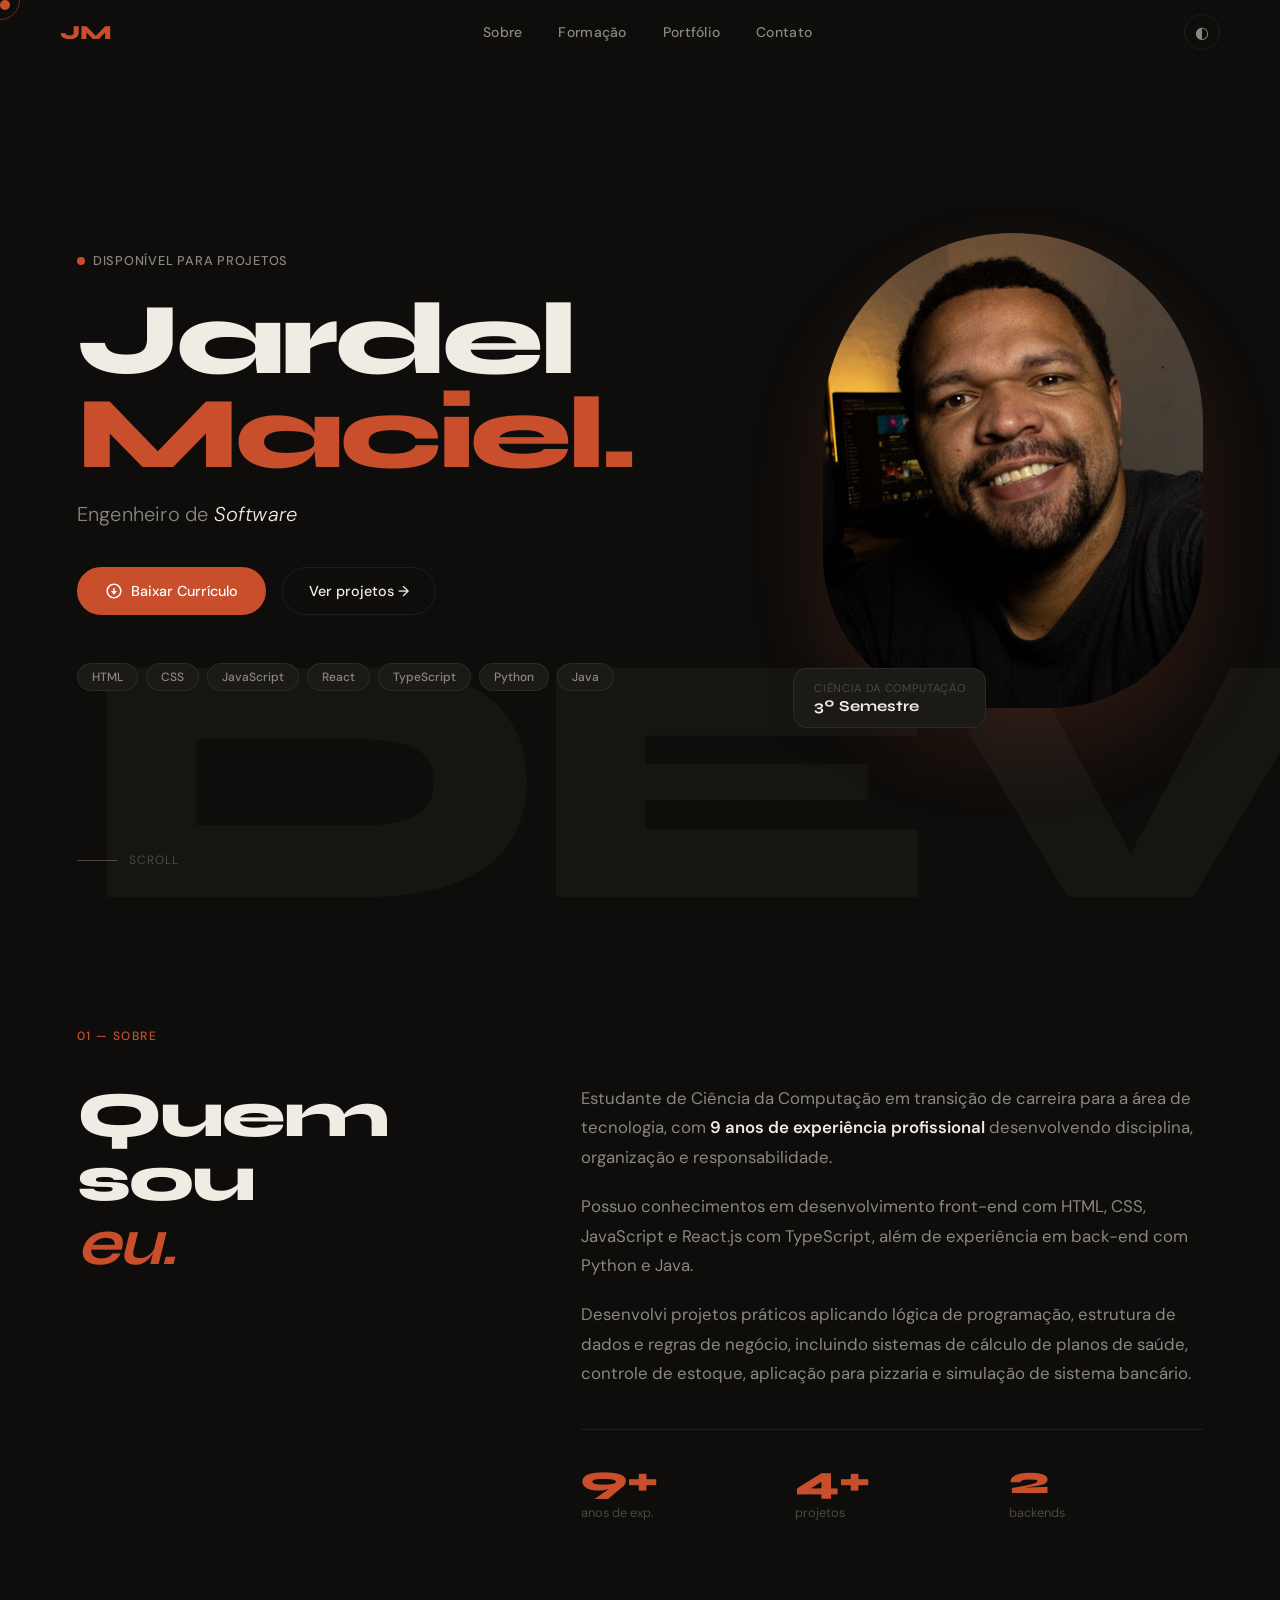
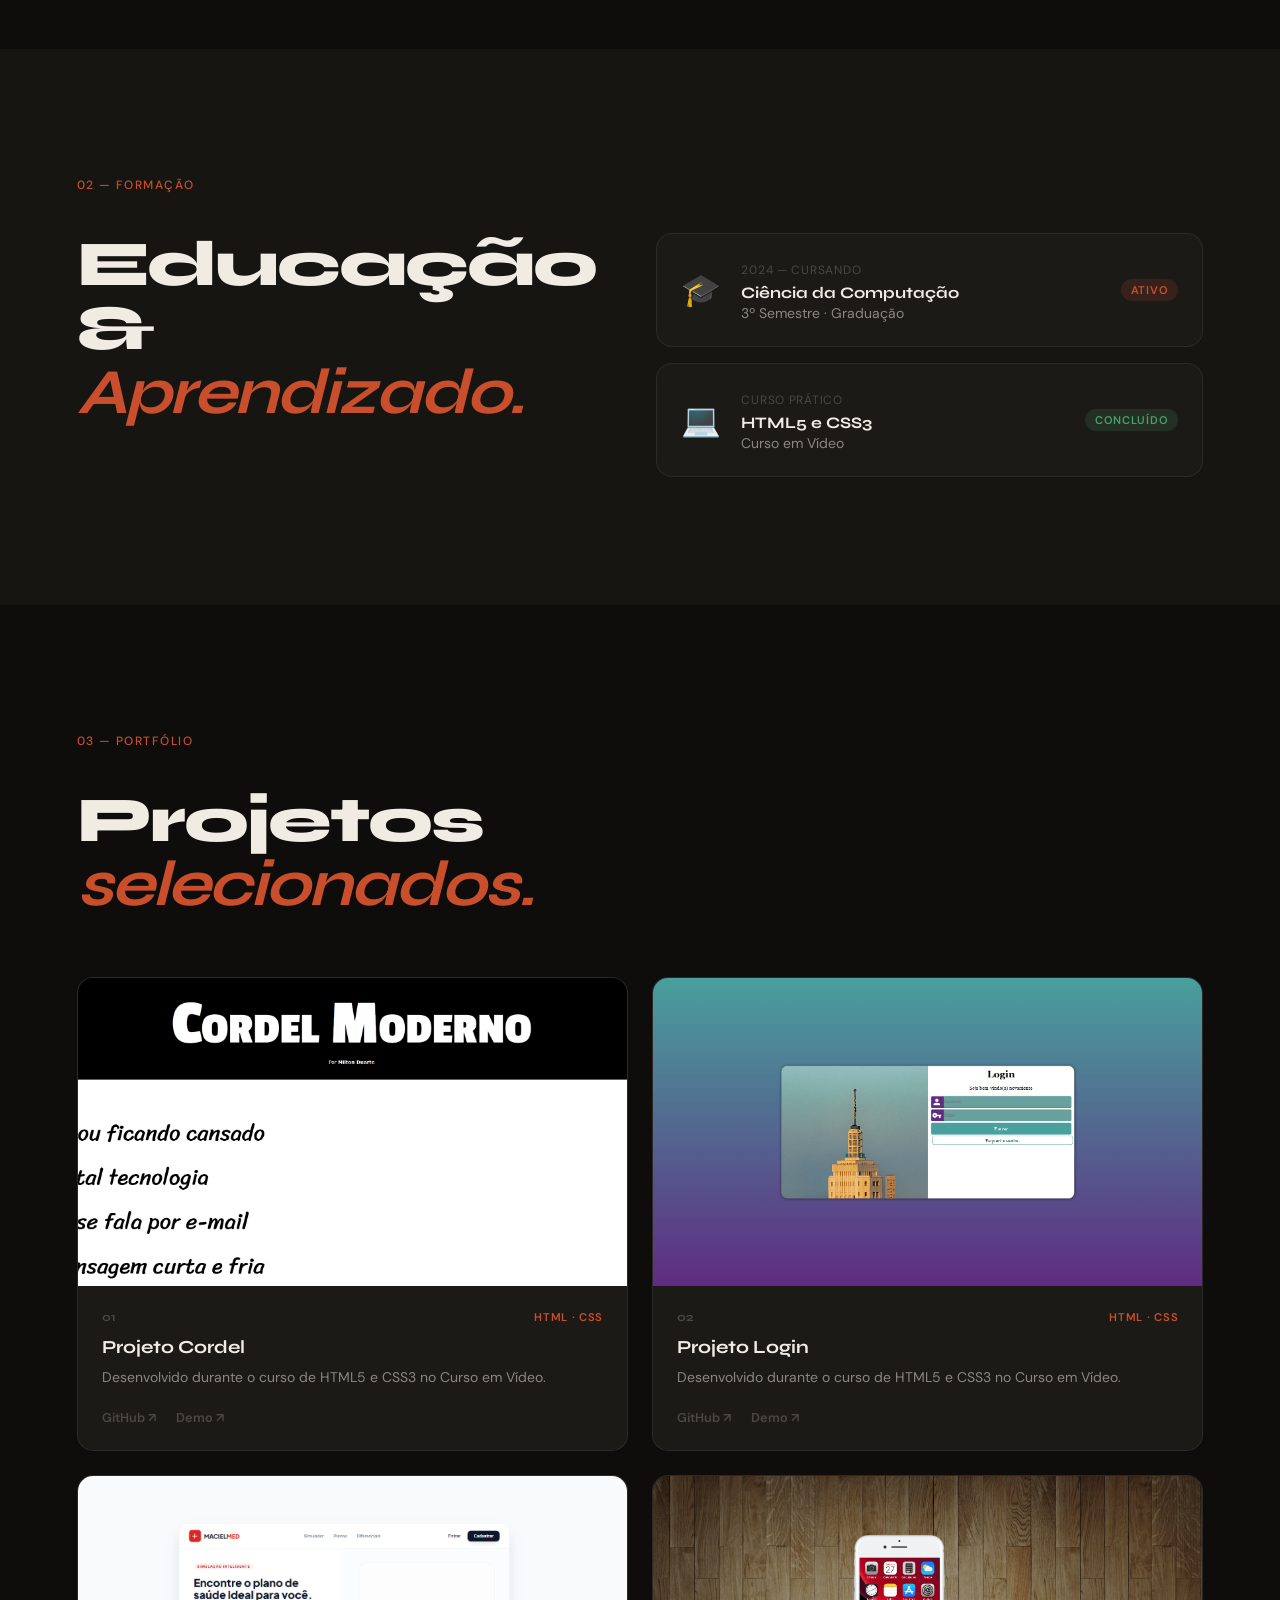
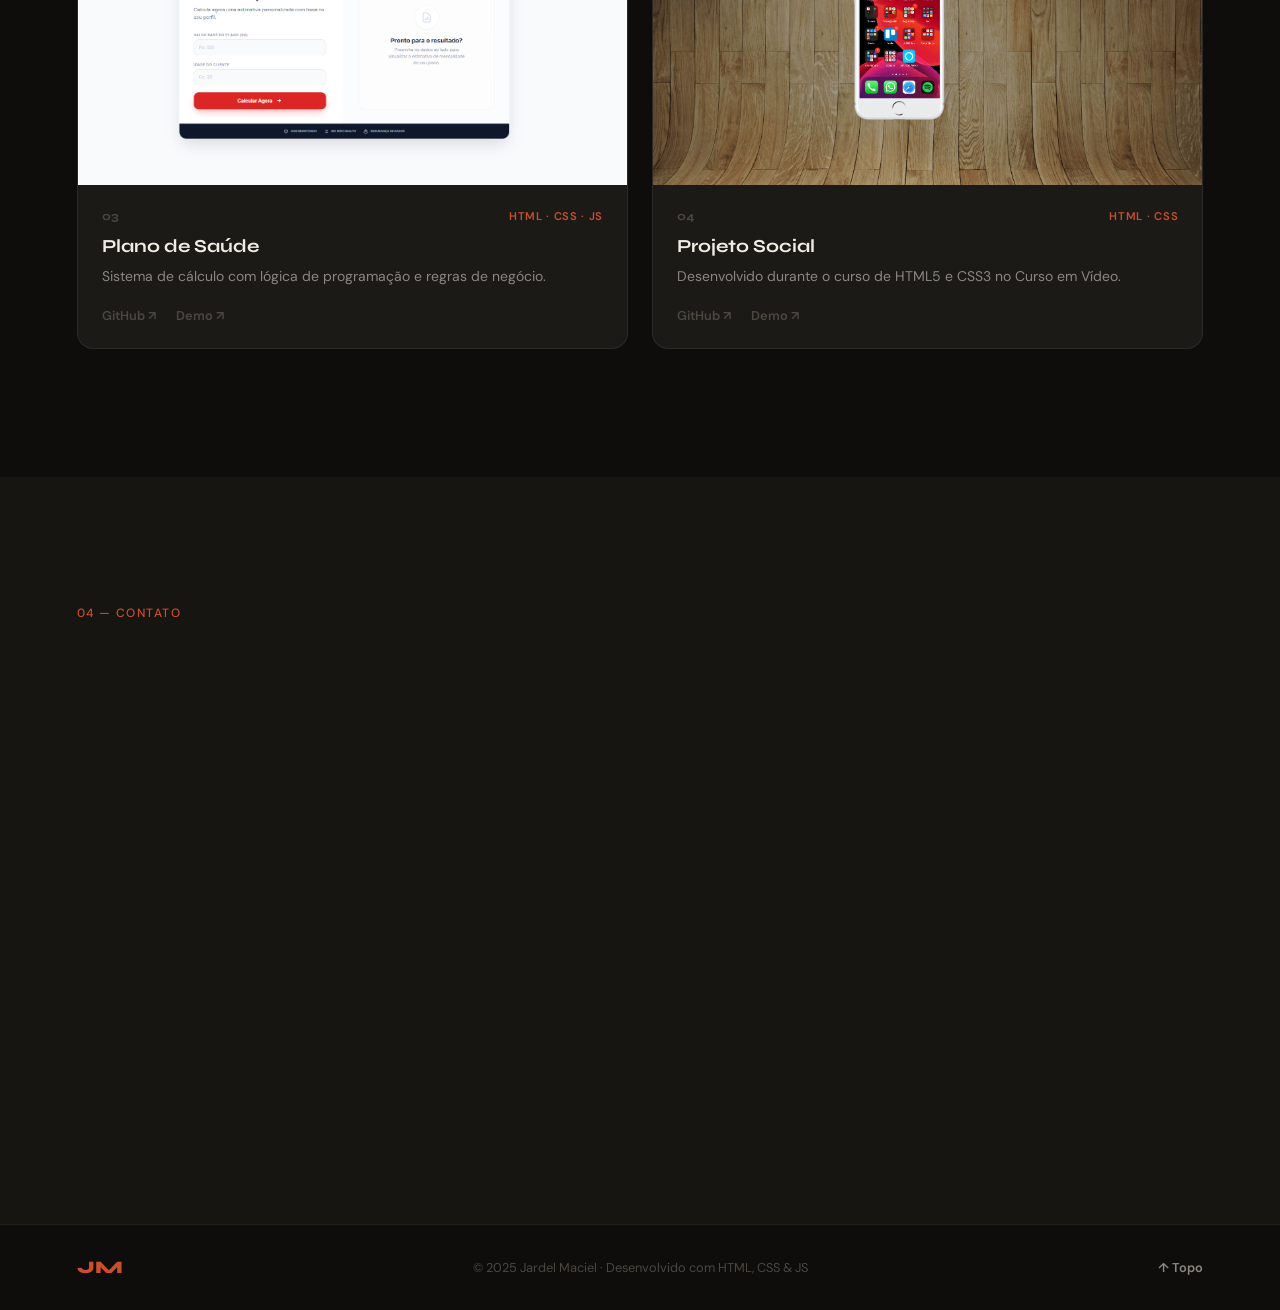
<file: index.html>
<!doctype html>
<html lang="pt-br">
  <head>
    <meta charset="UTF-8" />
    <meta name="viewport" content="width=device-width, initial-scale=1.0" />
    <link rel="preconnect" href="https://fonts.googleapis.com" />
    <link rel="preconnect" href="https://fonts.gstatic.com" crossorigin />
    <link href="https://fonts.googleapis.com/css2?family=Syne:wght@400;500;600;700;800&family=DM+Sans:ital,opsz,wght@0,9..40,300;0,9..40,400;0,9..40,500;1,9..40,300&display=swap" rel="stylesheet" />
    <link rel="stylesheet" href="style.css" />
    <title>Jardel Maciel — Engenheiro de Software</title>
  </head>
  <body class="dark">
    <div class="cursor" id="cursor"></div>
    <div class="cursor-follower" id="cursor-follower"></div>

    <header id="header">
      <a href="#home" class="nav-logo">JM</a>
      <nav class="nav-links">
        <a href="#sobre">Sobre</a>
        <a href="#formacao">Formação</a>
        <a href="#portfolio">Portfólio</a>
        <a href="#contatos">Contato</a>
      </nav>
      <button class="theme-toggle" id="themeToggle" aria-label="Alternar tema">◐</button>
      <button class="hamburger" id="hamburger" onclick="toggleMenu()" aria-label="Menu">
        <span></span><span></span>
      </button>
    </header>

    <div class="mobile-overlay" id="mobileOverlay">
      <nav class="mobile-nav">
        <a href="#sobre" onclick="closeMenu()">Sobre</a>
        <a href="#formacao" onclick="closeMenu()">Formação</a>
        <a href="#portfolio" onclick="closeMenu()">Portfólio</a>
        <a href="#contatos" onclick="closeMenu()">Contato</a>
      </nav>
    </div>

    <section class="home" id="home">
      <div class="home-bg-text" aria-hidden="true">DEV</div>
      <div class="home-content">
        <div class="home-tag"><span class="dot"></span>Disponível para projetos</div>
        <h1 class="home-title">
          <span class="line">Jardel</span>
          <span class="line accent">Maciel.</span>
        </h1>
        <p class="home-role">Engenheiro de <em>Software</em></p>
        <div class="home-actions">
          <a href="https://drive.google.com/file/d/1cZ9_hvBirmq4CMJdnQ7T0UhSYmJT8Q_2/view?usp=drive_link" target="_blank" class="btn-primary">
            <svg xmlns="http://www.w3.org/2000/svg" viewBox="0 0 24 24" width="18" height="18" fill="currentColor"><path d="M13 12h3l-4 5-4-5h3V8h2v4zm-1-10C6.48 2 2 6.48 2 12s4.48 10 10 10 10-4.48 10-10S17.52 2 12 2zm0 18c-4.41 0-8-3.59-8-8s3.59-8 8-8 8 3.59 8 8-3.59 8-8 8z"/></svg>
            Baixar Currículo
          </a>
          <a href="#portfolio" class="btn-ghost">Ver projetos →</a>
        </div>
        <div class="home-skills">
          <span>HTML</span><span>CSS</span><span>JavaScript</span><span>React</span><span>TypeScript</span><span>Python</span><span>Java</span>
        </div>
      </div>
      <div class="home-photo">
        <div class="photo-frame">
          <img src="assets/FotoPerfil/Foto-perfil.jpg" alt="Jardel Maciel" />
          <div class="photo-border"></div>
        </div>
        <div class="photo-card">
          <span class="photo-card-label">Ciência da Computação</span>
          <span class="photo-card-value">3º Semestre</span>
        </div>
      </div>
      <div class="scroll-hint"><div class="scroll-line"></div><span>scroll</span></div>
    </section>

    <section class="sobre" id="sobre">
      <div class="sobre-inner">
        <div class="section-label">01 — sobre</div>
        <div class="sobre-grid">
          <h2 class="section-title">Quem sou<br/><em>eu.</em></h2>
          <div class="sobre-text">
            <p>Estudante de Ciência da Computação em transição de carreira para a área de tecnologia, com <strong>9 anos de experiência profissional</strong> desenvolvendo disciplina, organização e responsabilidade.</p>
            <p>Possuo conhecimentos em desenvolvimento front-end com HTML, CSS, JavaScript e React.js com TypeScript, além de experiência em back-end com Python e Java.</p>
            <p>Desenvolvi projetos práticos aplicando lógica de programação, estrutura de dados e regras de negócio, incluindo sistemas de cálculo de planos de saúde, controle de estoque, aplicação para pizzaria e simulação de sistema bancário.</p>
            <div class="sobre-stats">
              <div class="stat"><span class="stat-num">9+</span><span class="stat-label">anos de exp.</span></div>
              <div class="stat"><span class="stat-num">4+</span><span class="stat-label">projetos</span></div>
              <div class="stat"><span class="stat-num">2</span><span class="stat-label">backends</span></div>
            </div>
          </div>
        </div>
      </div>
    </section>

    <section class="formacao" id="formacao">
      <div class="formacao-inner">
        <div class="section-label">02 — formação</div>
        <div class="formacao-grid">
          <h2 class="section-title">Educação &amp;<br/><em>Aprendizado.</em></h2>
          <div class="formacao-cards">
            <div class="edu-card">
              <div class="edu-icon">🎓</div>
              <div class="edu-info">
                <span class="edu-period">2024 — cursando</span>
                <h3>Ciência da Computação</h3>
                <p>3º Semestre · Graduação</p>
              </div>
              <span class="edu-badge">Ativo</span>
            </div>
            <div class="edu-card">
              <div class="edu-icon">💻</div>
              <div class="edu-info">
                <span class="edu-period">Curso prático</span>
                <h3>HTML5 e CSS3</h3>
                <p>Curso em Vídeo</p>
              </div>
              <span class="edu-badge edu-badge-done">Concluído</span>
            </div>
          </div>
        </div>
      </div>
    </section>

    <section class="portfolio" id="portfolio">
      <div class="portfolio-inner">
        <div class="section-label">03 — portfólio</div>
        <h2 class="section-title portfolio-title">Projetos<br/><em>selecionados.</em></h2>
        <div class="projects-grid">
          <article class="project-card">
            <div class="project-img"><img src="assets/cordel.png" alt="Projeto Cordel" /><div class="project-overlay"><a href="https://jardel-maciel.github.io/projeto_cordel/" target="_blank" class="overlay-btn">Ver demo →</a></div></div>
            <div class="project-info">
              <div class="project-meta"><span class="project-num">01</span><span class="project-tag">HTML · CSS</span></div>
              <h3>Projeto Cordel</h3>
              <p>Desenvolvido durante o curso de HTML5 e CSS3 no Curso em Vídeo.</p>
              <div class="project-links"><a href="https://github.com/Jardel-Maciel/projeto_cordel" target="_blank">GitHub ↗</a><a href="https://jardel-maciel.github.io/projeto_cordel/" target="_blank">Demo ↗</a></div>
            </div>
          </article>
          <article class="project-card">
            <div class="project-img"><img src="assets/login.png" alt="Projeto Login" /><div class="project-overlay"><a href="https://jardel-maciel.github.io/projeto_login/" target="_blank" class="overlay-btn">Ver demo →</a></div></div>
            <div class="project-info">
              <div class="project-meta"><span class="project-num">02</span><span class="project-tag">HTML · CSS</span></div>
              <h3>Projeto Login</h3>
              <p>Desenvolvido durante o curso de HTML5 e CSS3 no Curso em Vídeo.</p>
              <div class="project-links"><a href="https://github.com/Jardel-Maciel/projeto_login" target="_blank">GitHub ↗</a><a href="https://jardel-maciel.github.io/projeto_login/" target="_blank">Demo ↗</a></div>
            </div>
          </article>
          <article class="project-card">
            <div class="project-img"><img src="assets/maciel.png" alt="Plano de Saúde" /><div class="project-overlay"><a href="https://jardel-maciel.github.io/plano-de-saude2/" target="_blank" class="overlay-btn">Ver demo →</a></div></div>
            <div class="project-info">
              <div class="project-meta"><span class="project-num">03</span><span class="project-tag">HTML · CSS · JS</span></div>
              <h3>Plano de Saúde</h3>
              <p>Sistema de cálculo com lógica de programação e regras de negócio.</p>
              <div class="project-links"><a href="https://github.com/Jardel-Maciel/plano-de-saude2" target="_blank">GitHub ↗</a><a href="https://jardel-maciel.github.io/plano-de-saude2/" target="_blank">Demo ↗</a></div>
            </div>
          </article>
          <article class="project-card">
            <div class="project-img"><img src="assets/redes.png" alt="Projeto Social" /><div class="project-overlay"><a href="https://jardel-maciel.github.io/projeto_social/" target="_blank" class="overlay-btn">Ver demo →</a></div></div>
            <div class="project-info">
              <div class="project-meta"><span class="project-num">04</span><span class="project-tag">HTML · CSS</span></div>
              <h3>Projeto Social</h3>
              <p>Desenvolvido durante o curso de HTML5 e CSS3 no Curso em Vídeo.</p>
              <div class="project-links"><a href="https://github.com/Jardel-Maciel/projeto_social" target="_blank">GitHub ↗</a><a href="https://jardel-maciel.github.io/projeto_social/" target="_blank">Demo ↗</a></div>
            </div>
          </article>
        </div>
      </div>
    </section>

    <section class="contatos" id="contatos">
      <div class="contatos-inner">
        <div class="section-label">04 — contato</div>
        <div class="contatos-grid">
          <div class="contatos-left">
            <h2 class="section-title">Vamos<br/><em>conversar.</em></h2>
            <p class="contatos-desc">Tenho interesse em oportunidades de estágio, freelas e projetos colaborativos. Se tiver uma ideia ou projeto, entre em contato.</p>
            <div class="social-links">
              <a href="#" target="_blank" class="social-item"><img src="assets/IconesRedesSociais/linkedin.png" alt="LinkedIn" /><span>LinkedIn</span></a>
              <a href="#" target="_blank" class="social-item"><img src="assets/IconesRedesSociais/instagram.png" alt="Instagram" /><span>Instagram</span></a>
            </div>
          </div>
          <form class="form" id="contactForm">
            <div class="form-group"><label for="nome">Nome</label><input class="input" type="text" id="nome" placeholder="Seu nome completo" /></div>
            <div class="form-group"><label for="emailContact">E-mail</label><input class="input" type="email" id="emailContact" placeholder="seu@email.com" /></div>
            <div class="form-group"><label for="msg">Mensagem</label><textarea name="msg" id="msg" rows="5" placeholder="Conte sobre seu projeto ou oportunidade..."></textarea></div>
            <button type="button" class="btn-primary btn-send" onclick="enviarForm()">
              Enviar mensagem
              <svg xmlns="http://www.w3.org/2000/svg" viewBox="0 0 24 24" width="18" height="18" fill="currentColor"><path d="M2.01 21L23 12 2.01 3 2 10l15 2-15 2z"/></svg>
            </button>
            <p id="mensagem" class="form-feedback"></p>
          </form>
        </div>
      </div>
    </section>

    <footer class="footer">
      <div class="footer-inner">
        <span class="footer-logo">JM</span>
        <p>© 2025 Jardel Maciel · Desenvolvido com HTML, CSS &amp; JS</p>
        <a href="#home" class="back-top">↑ Topo</a>
      </div>
    </footer>

    <script>
      const themeToggle = document.getElementById('themeToggle');
      themeToggle.addEventListener('click', () => {
        document.body.classList.toggle('dark');
      });

      let prevScroll = window.pageYOffset;
      const header = document.getElementById('header');
      window.addEventListener('scroll', () => {
        const curr = window.pageYOffset;
        header.style.transform = curr > prevScroll && curr > 80 ? 'translateY(-100%)' : 'translateY(0)';
        header.classList.toggle('scrolled', curr > 40);
        prevScroll = curr;
      });

      function toggleMenu() {
        document.getElementById('mobileOverlay').classList.toggle('open');
        document.getElementById('hamburger').classList.toggle('open');
      }
      function closeMenu() {
        document.getElementById('mobileOverlay').classList.remove('open');
        document.getElementById('hamburger').classList.remove('open');
      }

      const cursor = document.getElementById('cursor');
      const follower = document.getElementById('cursor-follower');
      let fx = 0, fy = 0, mx = 0, my = 0;
      document.addEventListener('mousemove', e => {
        mx = e.clientX; my = e.clientY;
        cursor.style.transform = `translate(${mx - 5}px,${my - 5}px)`;
      });
      function animateF() {
        fx += (mx - fx) * 0.1; fy += (my - fy) * 0.1;
        follower.style.transform = `translate(${fx - 20}px,${fy - 20}px)`;
        requestAnimationFrame(animateF);
      }
      animateF();
      document.querySelectorAll('a,button,.project-card').forEach(el => {
        el.addEventListener('mouseenter', () => { follower.classList.add('hover'); cursor.classList.add('hover'); });
        el.addEventListener('mouseleave', () => { follower.classList.remove('hover'); cursor.classList.remove('hover'); });
      });

      const observer = new IntersectionObserver(entries => {
        entries.forEach(e => { if (e.isIntersecting) e.target.classList.add('visible'); });
      }, { threshold: 0.1 });
      document.querySelectorAll('.project-card, .edu-card, .stat, .sobre-grid').forEach(el => observer.observe(el));

      document.querySelectorAll('.home-skills span').forEach((el, i) => {
        el.style.animationDelay = `${0.9 + i * 0.07}s`;
      });

      function enviarForm() {
        const nome = document.getElementById('nome').value.trim();
        const email = document.getElementById('emailContact').value.trim();
        const msg = document.getElementById('msg').value.trim();
        const feedback = document.getElementById('mensagem');
        if (!nome || !email || !msg) { feedback.textContent = '⚠ Preencha todos os campos.'; feedback.className = 'form-feedback error'; return; }
        if (!email.includes('@') || !email.includes('.')) { feedback.textContent = '⚠ E-mail inválido.'; feedback.className = 'form-feedback error'; return; }
        feedback.textContent = '✓ Mensagem enviada! Entrarei em contato em breve.';
        feedback.className = 'form-feedback success';
        document.getElementById('contactForm').reset();
        setTimeout(() => { feedback.textContent = ''; }, 5000);
      }
    </script>
  </body>
</html>
</file>
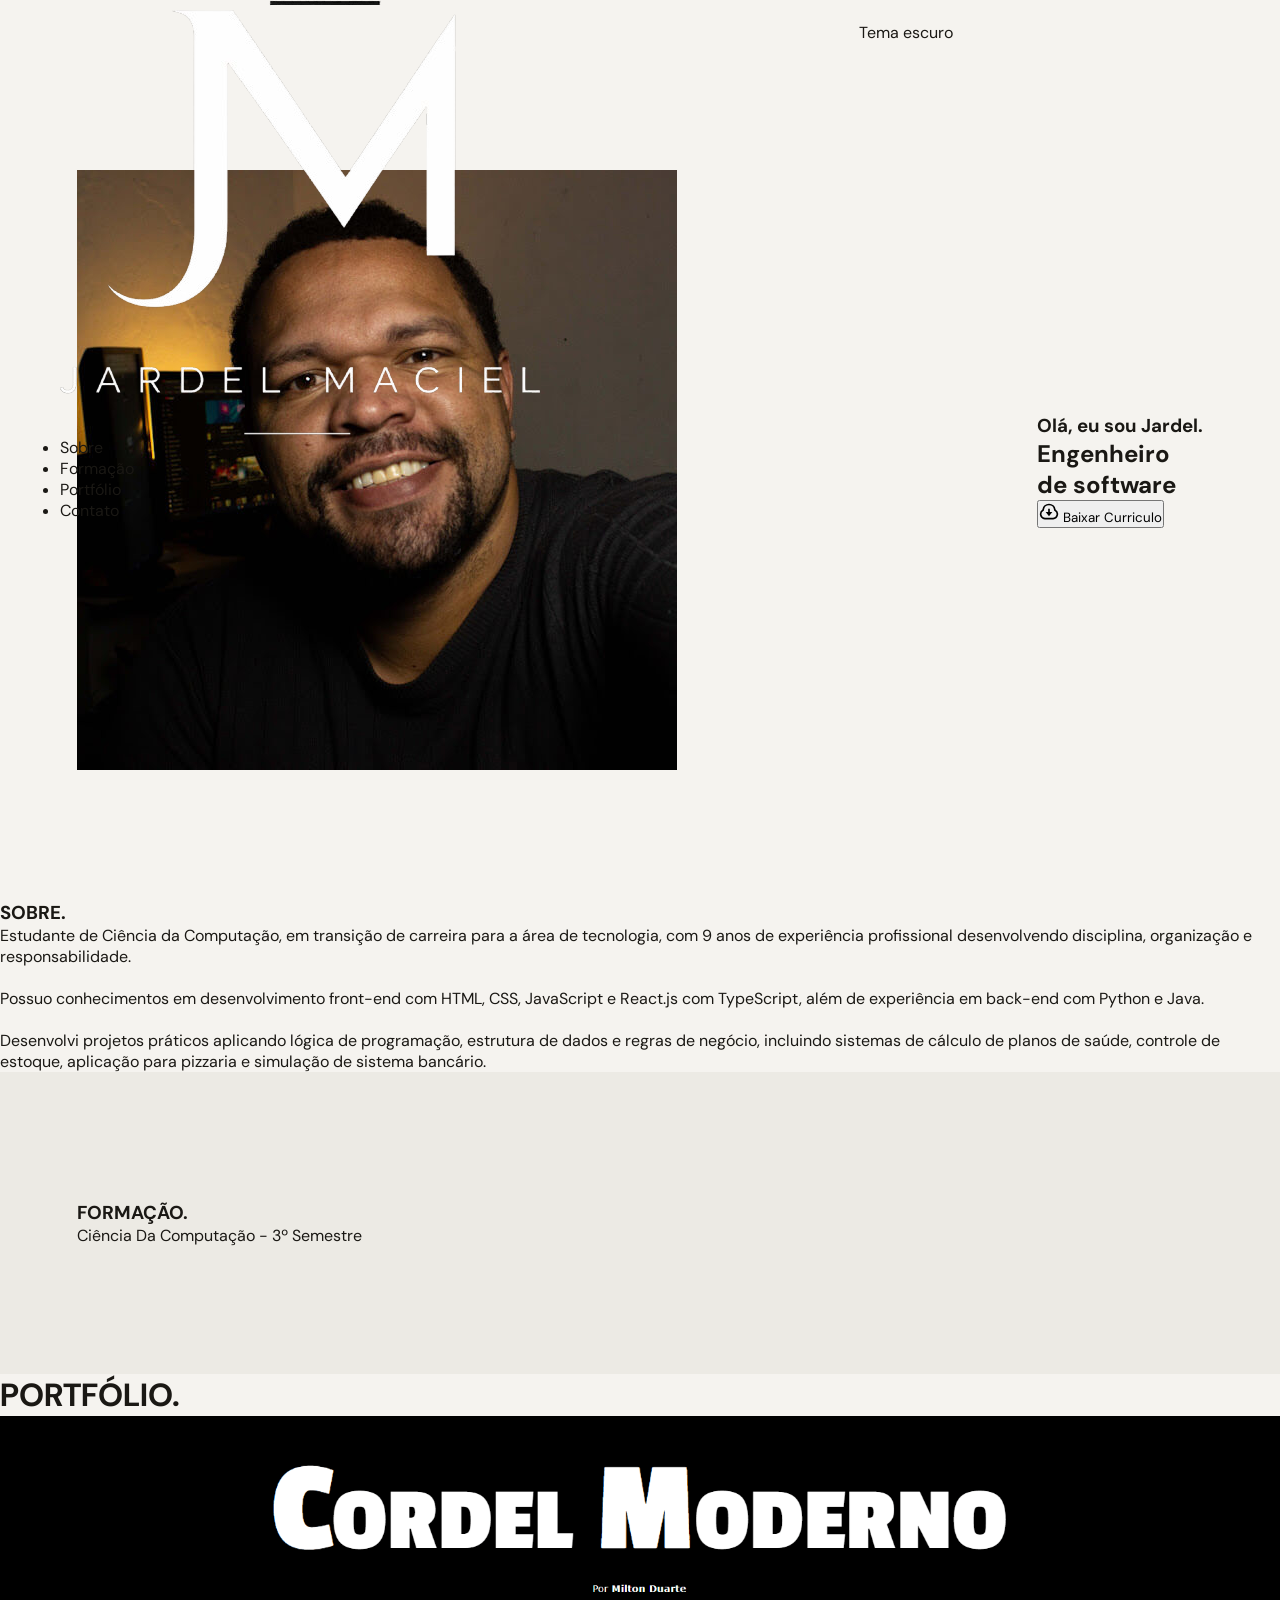
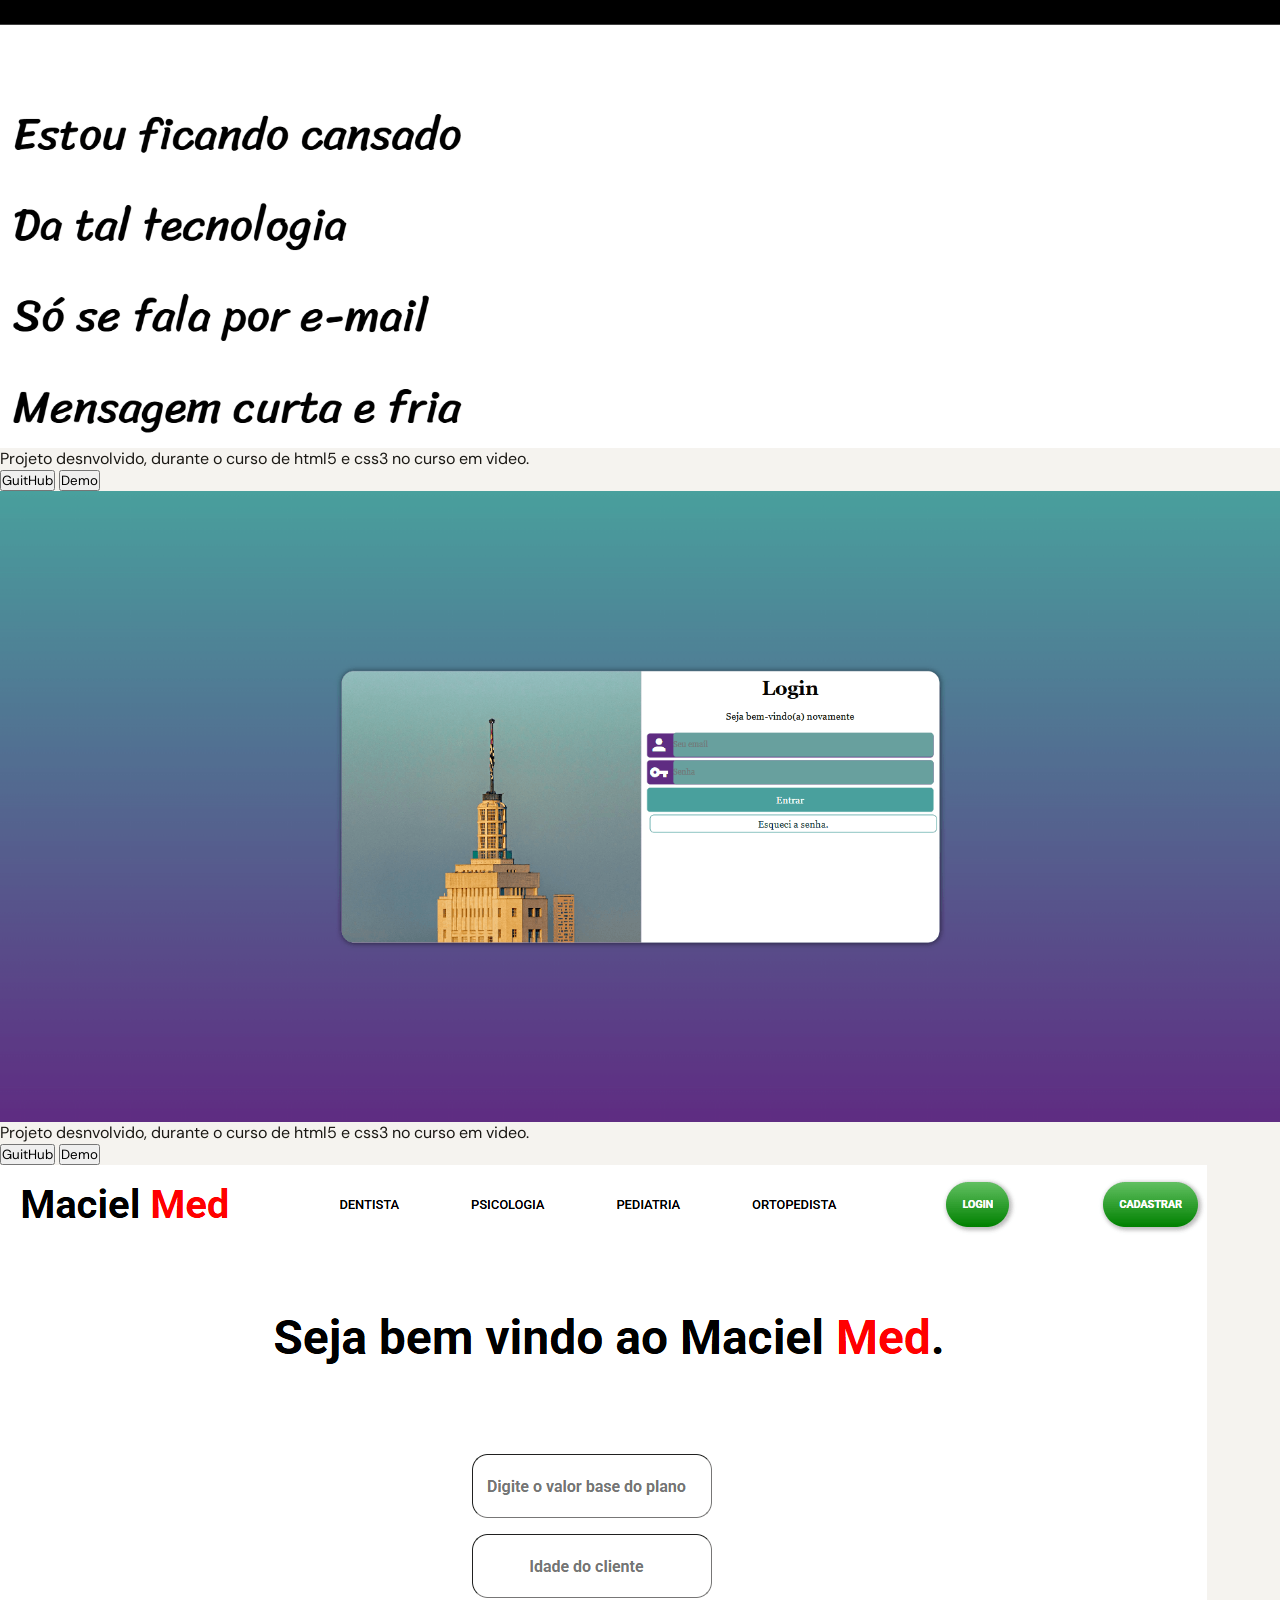
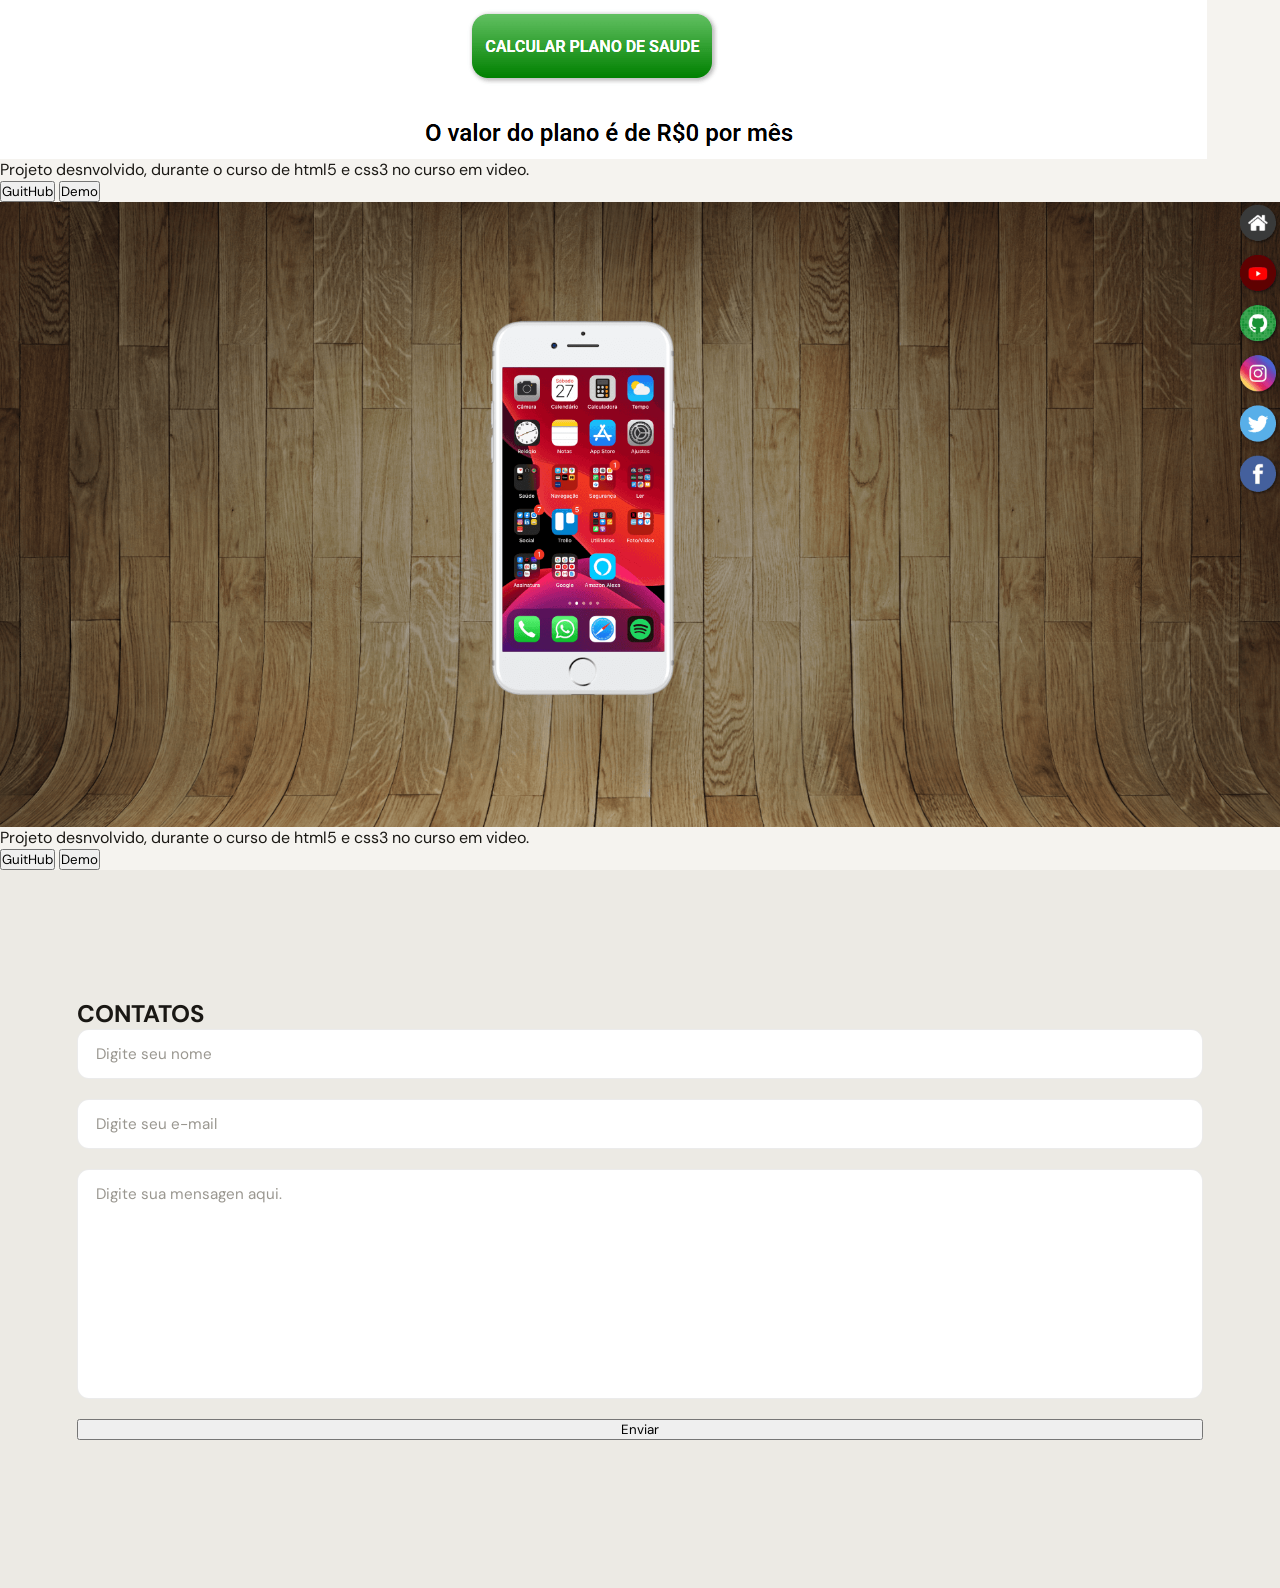
<file: home.html>
<!doctype html>
<html lang="pt-br">
  <head>
    <meta charset="UTF-8" />
    <meta name="viewport" content="width=device-width, initial-scale=1.0" />
    <link rel="stylesheet" href="style.css" />
    <title>Jardel Maciel</title>
  </head>
  <body>
    <header>
      <nav class="navegation" id="navegation">
        <a href="#home"
          ><img src="/assets/Logo.png" class="logo logo-clara"
        /></a>
        <a href="#home"
          ><img src="/assets/Logo-clara.png" class="logo logo-escura"
        /></a>
        <div class="hamburger" onclick="toggleMenu()">☰</div>
        <ul class="menu">
          <li><a href="#cont-sobre1">Sobre</a></li>
          <li><a href="#formacao">Formação</a></li>
          <li><a href="#portfolio">Portfólio</a></li>
          <li><a href="#contatos">Contato</a></li>
        </ul>
      </nav>
      <label for="tema" class="tema">Tema escuro</label>
      <div class="container" onclick="toggle()">
        <div id="seletor" class="seletor"></div>
      </div>
    </header>
    <section class="home" id="home">
      <img
        src="/assets/FotoPerfil/Foto-perfil.jpg"
        alt="fotografia de jardel maciel desenvolvedor front-and"
      />
      <div>
        <h3>Olá, eu sou Jardel.</h3>
        <h1>
          Engenheiro <br />
          de software
        </h1>
        <a
          href="https://drive.google.com/file/d/1cZ9_hvBirmq4CMJdnQ7T0UhSYmJT8Q_2/view?usp=drive_link"
          target="_blank"
        >
          <button class="cssbuttons-io-button">
            <svg
              xmlns="http://www.w3.org/2000/svg"
              viewBox="0 0 24 24"
              width="20"
              height="20"
            >
              <path fill="none" d="M0 0h24v24H0z"></path>
              <path
                fill="currentColor"
                d="M1 14.5a6.496 6.496 0 0 1 3.064-5.519 8.001 8.001 0 0 1 15.872 0 6.5 6.5 0 0 1-2.936 12L7 21c-3.356-.274-6-3.078-6-6.5zm15.848 4.487a4.5 4.5 0 0 0 2.03-8.309l-.807-.503-.12-.942a6.001 6.001 0 0 0-11.903 0l-.12.942-.805.503a4.5 4.5 0 0 0 2.029 8.309l.173.013h9.35l.173-.013zM13 12h3l-4 5-4-5h3V8h2v4z"
              ></path>
            </svg>
            <span>Baixar Curriculo</span>
          </button>
        </a>
      </div>
    </section>

    <section class="cont-sobre1" id="cont-sobre1">
      <article class="cont-sobre">
        <h1>SOBRE.</h1>
        <p>
          Estudante de Ciência da Computação, em transição de carreira para a
          área de tecnologia, com 9 anos de experiência profissional
          desenvolvendo disciplina, organização e responsabilidade.
          <br /><br />
          Possuo conhecimentos em desenvolvimento front-end com HTML, CSS,
          JavaScript e React.js com TypeScript, além de experiência em back-end
          com Python e Java.
          <br /><br />
          Desenvolvi projetos práticos aplicando lógica de programação,
          estrutura de dados e regras de negócio, incluindo sistemas de cálculo
          de planos de saúde, controle de estoque, aplicação para pizzaria e
          simulação de sistema bancário.
        </p>
      </article>
    </section>
    <section>
      <article class="formacao" id="formacao">
        <h1>FORMAÇÃO.</h1>
        <p>Ciência Da Computação - 3º Semestre</p>
      </article>
    </section>
    <div class="titulo-portfolio" id="portfolio">
      <h1>PORTFÓLIO.</h1>
    </div>
    <section class="card-1">
      <div class="card">
        <img src="/assets/cordel.png" alt="" />

        <p>
          Projeto desnvolvido, durante o curso de html5 e css3 no curso em video.
        </p>

        <div class="button">
          <a href="https://github.com/Jardel-Maciel/projeto_cordel" target="_blank"><button class="bt-card">GuitHub</button></a>
          <a href="https://jardel-maciel.github.io/projeto_cordel/" target="_blank"><button class="bt-card">Demo</button></a>
        </div>
      </div>

      <div class="card">
        <img src="/assets/login.png" alt="" />

        <p>
          Projeto desnvolvido, durante o curso de html5 e css3 no curso em video.
        </p>

        <div class="button">
          <a href="https://github.com/Jardel-Maciel/projeto_login" target="_blank"><button class="bt-card">GuitHub</button></a>
          
         <a href="https://jardel-maciel.github.io/projeto_login/" target="_blank"><button class="bt-card">Demo</button></a> 
        </div>
      </div>
      <div class="card">
        <img src="/assets/maciel.med.png" alt="" />

        <p>
          Projeto desnvolvido, durante o curso de html5 e css3 no curso em video.
        </p>

        <div class="button">
          <a href="https://github.com/Jardel-Maciel/plano-de-saude2" target="_blank"><button class="bt-card">GuitHub</button></a>
          <a href="https://jardel-maciel.github.io/plano-de-saude2/" target="_blank"><button class="bt-card">Demo</button></a>
        </div>
      </div>
      <div class="card">
        <img src="/assets/redes.png" alt="" />

        <p>
          Projeto desnvolvido, durante o curso de html5 e css3 no curso em video.
        </p>

        <div>
          <a href="https://github.com/Jardel-Maciel/projeto_social" target="_blank"><button class="bt-card">GuitHub</button></a>
          <a href="https://jardel-maciel.github.io/projeto_social/" target="_blank"><button class="bt-card">Demo</button></a>
        </div>
      </div>
   
     
    </section>

    <section class="contatos" id="contatos">
      <h1>CONTATOS</h1>

      <form action="POST" class="form">
        <input class="input" type="text" placeholder="Digite seu nome" />
        <input
          class="input"
          type="email"
          name="email"
          id="email"
          placeholder="Digite seu e-mail"
        />
        <textarea
          name="msg"
          id="msg"
          rows="10"
          cols="50"
          placeholder="Digite sua mensagen aqui."
        ></textarea>
        <button type="button" class="bt-card" onclick="enviarForm()">Enviar</button>
        <p id="mensagem"></p>
      </form>
    </section>
  </body>
  <script>
    function toggle() {
      const container = document.querySelector(".container");
      const body = document.body;

      container.classList.toggle("ativo");
      body.classList.toggle("dark");
    }

    let prevScrollpos = window.pageYOffset;

    window.onscroll = function () {
      let currentScrollPos = window.pageYOffset;
      const nav = document.querySelector("header");

      if (prevScrollpos > currentScrollPos) {
        nav.style.top = "0";
      } else {
        nav.style.top = "-60px";
      }

      prevScrollpos = currentScrollPos;
    };

    function enviarForm() {
      const nome = document.querySelector(".input[type='text']").value;
      const email = document.getElementById("email").value;
      const msg = document.getElementById("msg").value;

      // validação simples
      if (nome === "" || email === "" || msg === "") {
        alert("Preencha todos os campos!");
        return;
      }

      // validação básica de email
      if (!email.includes("@") || !email.includes(".")) {
        alert("Digite um e-mail válido!");
        return;
      }

      // simulação de envio
      alert("Mensagem enviada com sucesso! 🚀");

      // limpa o formulário
      document.querySelector(".form").reset();
    }
    function toggleMenu() {
      const menu = document.querySelector(".menu");
      menu.classList.toggle("ativo");
    }
  </script>
</html>
</file>
<file: style.css>
/* =============================================
   JARDEL MACIEL — PORTFOLIO
   Design: Dark editorial, Syne + DM Sans
   ============================================= */

@import url('https://fonts.googleapis.com/css2?family=Syne:wght@400;500;600;700;800&family=DM+Sans:ital,opsz,wght@0,9..40,300;0,9..40,400;0,9..40,500;1,9..40,300&display=swap');

/* ── TOKENS ── */
:root {
  --bg: #f5f3ef;
  --bg2: #eceae4;
  --fg: #1a1814;
  --fg2: #5a5750;
  --fg3: #9a9790;
  --accent: #c94f2c;
  --accent2: #e8673e;
  --card: #ffffff;
  --card-border: rgba(0,0,0,0.08);
  --font-display: 'Syne', sans-serif;
  --font-body: 'DM Sans', sans-serif;
  --radius: 16px;
  --section-pad: clamp(80px, 10vw, 140px);
  --transition: 0.35s cubic-bezier(0.4,0,0.2,1);
}

body.dark {
  --bg: #0e0d0b;
  --bg2: #161512;
  --fg: #f0ece4;
  --fg2: #8a8780;
  --fg3: #4a4840;
  --card: #1c1a17;
  --card-border: rgba(255,255,255,0.07);
}

/* ── RESET ── */
*, *::before, *::after { margin: 0; padding: 0; box-sizing: border-box; }
html { scroll-behavior: smooth; font-size: 16px; }
body {
  background: var(--bg);
  color: var(--fg);
  font-family: var(--font-body);
  font-weight: 400;
  overflow-x: hidden;
  transition: background var(--transition), color var(--transition);
  cursor: none;
}
img { display: block; max-width: 100%; }
a { color: inherit; text-decoration: none; }
button { cursor: none; font-family: var(--font-body); }

/* ── CURSOR ── */
.cursor {
  width: 10px; height: 10px;
  background: var(--accent);
  border-radius: 50%;
  position: fixed; top: 0; left: 0;
  pointer-events: none; z-index: 9999;
  transition: width 0.2s, height 0.2s, opacity 0.2s;
}
.cursor.hover { width: 6px; height: 6px; opacity: 0.5; }
.cursor-follower {
  width: 40px; height: 40px;
  border: 1.5px solid var(--accent);
  border-radius: 50%;
  position: fixed; top: 0; left: 0;
  pointer-events: none; z-index: 9998;
  transition: width 0.3s, height 0.3s, border-color 0.3s;
  opacity: 0.5;
}
.cursor-follower.hover { width: 56px; height: 56px; opacity: 0.3; }

/* ── HEADER ── */
header {
  position: fixed; top: 0; left: 0; right: 0;
  height: 64px;
  display: flex; align-items: center; justify-content: space-between;
  padding: 0 clamp(20px, 5vw, 60px);
  z-index: 100;
  transition: transform var(--transition), background var(--transition);
}
header.scrolled {
  background: color-mix(in srgb, var(--bg) 88%, transparent);
  backdrop-filter: blur(12px);
  border-bottom: 1px solid var(--card-border);
}
.nav-logo {
  font-family: var(--font-display);
  font-weight: 800;
  font-size: 1.25rem;
  letter-spacing: -0.02em;
  color: var(--accent);
}
.nav-links { display: flex; gap: 36px; }
.nav-links a {
  font-size: 0.875rem;
  font-weight: 500;
  color: var(--fg2);
  letter-spacing: 0.02em;
  transition: color var(--transition);
  position: relative;
}
.nav-links a::after {
  content: ''; position: absolute; bottom: -2px; left: 0;
  width: 0; height: 1px; background: var(--accent);
  transition: width var(--transition);
}
.nav-links a:hover { color: var(--fg); }
.nav-links a:hover::after { width: 100%; }
.theme-toggle {
  background: none; border: 1.5px solid var(--card-border);
  border-radius: 50%; width: 36px; height: 36px;
  display: flex; align-items: center; justify-content: center;
  font-size: 1rem; color: var(--fg2);
  transition: all var(--transition);
}
.theme-toggle:hover { border-color: var(--accent); color: var(--accent); }
.hamburger {
  display: none;
  flex-direction: column; gap: 5px;
  background: none; border: none;
  width: 32px; padding: 4px;
}
.hamburger span {
  display: block; height: 1.5px;
  background: var(--fg);
  transition: all var(--transition);
  transform-origin: center;
}
.hamburger.open span:first-child { transform: translateY(6.5px) rotate(45deg); }
.hamburger.open span:last-child { transform: translateY(-6.5px) rotate(-45deg); }

/* ── MOBILE OVERLAY ── */
.mobile-overlay {
  position: fixed; inset: 0;
  background: var(--bg);
  z-index: 99;
  display: flex; align-items: center; justify-content: center;
  opacity: 0; pointer-events: none;
  transition: opacity var(--transition);
}
.mobile-overlay.open { opacity: 1; pointer-events: all; }
.mobile-nav { display: flex; flex-direction: column; gap: 32px; text-align: center; }
.mobile-nav a { font-family: var(--font-display); font-size: clamp(2rem, 8vw, 3.5rem); font-weight: 700; color: var(--fg); }
.mobile-nav a:hover { color: var(--accent); }

/* ── HOME ── */
.home {
  min-height: 100vh;
  display: flex; align-items: center; justify-content: space-between;
  padding: 100px clamp(20px, 6vw, 80px) 60px;
  gap: 40px;
  position: relative; overflow: hidden;
}
.home-bg-text {
  position: absolute;
  font-family: var(--font-display);
  font-size: clamp(180px, 28vw, 400px);
  font-weight: 800;
  color: var(--bg2);
  right: -40px; bottom: -60px;
  line-height: 1;
  user-select: none;
  transition: color var(--transition);
  letter-spacing: -0.05em;
}
.home-content { flex: 1; max-width: 640px; position: relative; z-index: 1; }
.home-tag {
  display: inline-flex; align-items: center; gap: 8px;
  font-size: 0.8rem; font-weight: 500;
  color: var(--fg2);
  letter-spacing: 0.06em;
  text-transform: uppercase;
  margin-bottom: 24px;
  animation: fadeUp 0.6s ease both;
}
.dot {
  width: 8px; height: 8px; border-radius: 50%;
  background: var(--accent);
  animation: pulse 2s ease infinite;
}
@keyframes pulse { 0%,100%{box-shadow:0 0 0 0 color-mix(in srgb, var(--accent) 50%, transparent)} 50%{box-shadow:0 0 0 6px transparent} }

.home-title {
  font-family: var(--font-display);
  font-size: clamp(3.5rem, 8vw, 7rem);
  font-weight: 800;
  line-height: 0.92;
  letter-spacing: -0.04em;
  margin-bottom: 20px;
}
.home-title .line {
  display: block;
  animation: fadeUp 0.7s ease both;
}
.home-title .line:nth-child(2) { animation-delay: 0.1s; }
.home-title .accent { color: var(--accent); }

.home-role {
  font-size: clamp(1rem, 2.5vw, 1.25rem);
  color: var(--fg2); font-weight: 300;
  letter-spacing: 0.01em;
  margin-bottom: 40px;
  animation: fadeUp 0.7s 0.2s ease both;
}
.home-role em { font-style: italic; color: var(--fg); }

.home-actions {
  display: flex; gap: 16px; flex-wrap: wrap;
  margin-bottom: 48px;
  animation: fadeUp 0.7s 0.3s ease both;
}
.btn-primary {
  display: inline-flex; align-items: center; gap: 8px;
  padding: 13px 26px;
  background: var(--accent);
  color: #fff; font-weight: 500; font-size: 0.9rem;
  border-radius: 100px; border: 2px solid var(--accent);
  transition: all var(--transition);
}
.btn-primary:hover { background: transparent; color: var(--accent); }
.btn-ghost {
  display: inline-flex; align-items: center; gap: 8px;
  padding: 13px 26px;
  color: var(--fg); font-weight: 500; font-size: 0.9rem;
  border-radius: 100px;
  border: 1.5px solid var(--card-border);
  transition: all var(--transition);
}
.btn-ghost:hover { border-color: var(--fg); }

.home-skills {
  display: flex; flex-wrap: wrap; gap: 8px;
  animation: fadeUp 0.7s 0.5s ease both;
  opacity: 0;
  animation-fill-mode: both;
}
.home-skills span {
  font-size: 0.75rem; font-weight: 500;
  padding: 5px 14px; border-radius: 100px;
  background: var(--card); border: 1px solid var(--card-border);
  color: var(--fg2);
  animation: fadeUp 0.5s ease both;
  opacity: 0;
}

/* PHOTO */
.home-photo {
  flex-shrink: 0;
  position: relative;
  animation: fadeUp 0.8s 0.15s ease both;
}
.photo-frame {
  width: clamp(260px, 30vw, 380px);
  aspect-ratio: 4/5;
  border-radius: 200px 200px 160px 160px;
  overflow: hidden;
  position: relative;
  box-shadow: 0 40px 80px color-mix(in srgb, var(--accent) 15%, transparent);
}
.photo-frame img { width: 100%; height: 100%; object-fit: cover; }
.photo-border {
  position: absolute; inset: -8px;
  border-radius: 200px 200px 160px 160px;
  border: 1.5px solid var(--accent);
  opacity: 0.3;
  pointer-events: none;
}
.photo-card {
  position: absolute;
  bottom: -20px; left: -30px;
  background: var(--card);
  border: 1px solid var(--card-border);
  border-radius: 14px;
  padding: 12px 20px;
  display: flex; flex-direction: column; gap: 2px;
  box-shadow: 0 8px 30px rgba(0,0,0,0.12);
  backdrop-filter: blur(8px);
}
.photo-card-label { font-size: 0.7rem; color: var(--fg3); text-transform: uppercase; letter-spacing: 0.06em; }
.photo-card-value { font-family: var(--font-display); font-size: 0.95rem; font-weight: 700; color: var(--fg); }

.scroll-hint {
  position: absolute; bottom: 32px; left: clamp(20px, 6vw, 80px);
  display: flex; align-items: center; gap: 12px;
  color: var(--fg3); font-size: 0.75rem; letter-spacing: 0.08em;
  text-transform: uppercase;
  animation: fadeUp 1s 0.8s ease both;
}
.scroll-line {
  width: 40px; height: 1px;
  background: var(--fg3);
  position: relative; overflow: hidden;
}
.scroll-line::after {
  content: ''; position: absolute; inset: 0;
  background: var(--accent);
  transform: translateX(-100%);
  animation: scrollAnim 2s ease infinite;
}
@keyframes scrollAnim { to { transform: translateX(200%); } }

/* ── SECTIONS ── */
.section-label {
  font-size: 0.75rem; font-weight: 500;
  color: var(--accent);
  text-transform: uppercase; letter-spacing: 0.12em;
  margin-bottom: 40px;
}
.section-title {
  font-family: var(--font-display);
  font-size: clamp(2.2rem, 5vw, 4rem);
  font-weight: 800;
  line-height: 1;
  letter-spacing: -0.03em;
  color: var(--fg);
}
.section-title em { font-style: italic; color: var(--accent); font-weight: 700; }

/* ── SOBRE ── */
.sobre { padding: var(--section-pad) clamp(20px, 6vw, 80px); }
.sobre-grid {
  display: grid; grid-template-columns: 1fr 1.4fr; gap: 60px;
  align-items: start;
  opacity: 0; transform: translateY(30px);
  transition: opacity 0.7s ease, transform 0.7s ease;
}
.sobre-grid.visible { opacity: 1; transform: none; }
.sobre-text { display: flex; flex-direction: column; gap: 20px; }
.sobre-text p { font-size: 1.05rem; line-height: 1.75; color: var(--fg2); }
.sobre-text strong { color: var(--fg); font-weight: 600; }
.sobre-stats {
  display: grid; grid-template-columns: repeat(3, 1fr);
  gap: 20px; margin-top: 20px;
  padding-top: 30px;
  border-top: 1px solid var(--card-border);
}
.stat {
  opacity: 0; transform: translateY(20px);
  transition: opacity 0.5s ease, transform 0.5s ease;
}
.stat.visible { opacity: 1; transform: none; }
.stat-num {
  display: block;
  font-family: var(--font-display);
  font-size: 2.5rem; font-weight: 800;
  color: var(--accent); line-height: 1;
}
.stat-label { font-size: 0.8rem; color: var(--fg3); margin-top: 4px; display: block; }

/* ── FORMAÇÃO ── */
.formacao { padding: var(--section-pad) clamp(20px, 6vw, 80px); background: var(--bg2); transition: background var(--transition); }
.formacao-grid { display: grid; grid-template-columns: 1fr 1.4fr; gap: 60px; align-items: start; }
.formacao-cards { display: flex; flex-direction: column; gap: 16px; }
.edu-card {
  background: var(--card); border: 1px solid var(--card-border);
  border-radius: var(--radius);
  padding: 24px; display: flex; align-items: center; gap: 20px;
  transition: all var(--transition);
  opacity: 0; transform: translateX(-20px);
}
.edu-card.visible { opacity: 1; transform: none; }
.edu-card:hover { transform: translateX(6px); border-color: color-mix(in srgb, var(--accent) 40%, transparent); }
.edu-icon { font-size: 2rem; flex-shrink: 0; }
.edu-info { flex: 1; }
.edu-period { font-size: 0.75rem; color: var(--fg3); text-transform: uppercase; letter-spacing: 0.06em; }
.edu-info h3 { font-family: var(--font-display); font-weight: 700; font-size: 1rem; margin: 4px 0 2px; }
.edu-info p { font-size: 0.875rem; color: var(--fg2); }
.edu-badge {
  font-size: 0.7rem; font-weight: 600; text-transform: uppercase; letter-spacing: 0.06em;
  padding: 4px 10px; border-radius: 100px;
  background: color-mix(in srgb, var(--accent) 15%, transparent);
  color: var(--accent);
}
.edu-badge-done { background: color-mix(in srgb, #4a9e6a 15%, transparent); color: #4a9e6a; }

/* ── PORTFOLIO ── */
.portfolio { padding: var(--section-pad) clamp(20px, 6vw, 80px); }
.portfolio-title { margin-bottom: 60px; }
.projects-grid { display: grid; grid-template-columns: repeat(2, 1fr); gap: 24px; }
.project-card {
  background: var(--card); border: 1px solid var(--card-border);
  border-radius: var(--radius);
  overflow: hidden;
  transition: all var(--transition);
  opacity: 0; transform: translateY(30px);
}
.project-card.visible { opacity: 1; transform: none; }
.project-card:hover { transform: translateY(-6px); box-shadow: 0 30px 60px rgba(0,0,0,0.15); border-color: color-mix(in srgb, var(--accent) 30%, transparent); }
.project-img { position: relative; aspect-ratio: 16/9; overflow: hidden; }
.project-img img { width: 100%; height: 100%; object-fit: cover; transition: transform 0.5s ease; }
.project-card:hover .project-img img { transform: scale(1.05); }
.project-overlay {
  position: absolute; inset: 0;
  background: color-mix(in srgb, var(--fg) 75%, transparent);
  display: flex; align-items: center; justify-content: center;
  opacity: 0; transition: opacity var(--transition);
}
.project-card:hover .project-overlay { opacity: 1; }
.overlay-btn {
  color: #fff; font-weight: 600; font-size: 0.9rem;
  padding: 10px 24px; border: 1.5px solid rgba(255,255,255,0.5);
  border-radius: 100px; transition: all 0.2s;
}
.overlay-btn:hover { background: rgba(255,255,255,0.15); }
.project-info { padding: 24px; }
.project-meta { display: flex; justify-content: space-between; align-items: center; margin-bottom: 12px; }
.project-num { font-family: var(--font-display); font-size: 0.75rem; font-weight: 700; color: var(--fg3); }
.project-tag { font-size: 0.7rem; font-weight: 600; color: var(--accent); text-transform: uppercase; letter-spacing: 0.06em; }
.project-info h3 { font-family: var(--font-display); font-size: 1.15rem; font-weight: 700; margin-bottom: 8px; }
.project-info p { font-size: 0.875rem; color: var(--fg2); line-height: 1.6; margin-bottom: 20px; }
.project-links { display: flex; gap: 20px; }
.project-links a { font-size: 0.8rem; font-weight: 600; color: var(--fg3); transition: color var(--transition); }
.project-links a:hover { color: var(--accent); }

/* ── CONTATO ── */
.contatos { padding: var(--section-pad) clamp(20px, 6vw, 80px); background: var(--bg2); transition: background var(--transition); }
.contatos-grid {
  display: grid; grid-template-columns: 1fr 1.2fr; gap: 60px; align-items: start;
  opacity: 0; transform: translateY(30px);
  transition: opacity 0.7s ease, transform 0.7s ease;
}
.contatos-grid.visible { opacity: 1; transform: none; }
.contatos-left { display: flex; flex-direction: column; gap: 24px; }
.contatos-desc { font-size: 1rem; color: var(--fg2); line-height: 1.75; max-width: 380px; }
.social-links { display: flex; flex-direction: column; gap: 12px; }
.social-item {
  display: inline-flex; align-items: center; gap: 12px;
  font-size: 0.875rem; font-weight: 500; color: var(--fg2);
  transition: color var(--transition);
}
.social-item img { width: 20px; height: 20px; object-fit: contain; filter: grayscale(1); transition: filter var(--transition); }
.social-item:hover { color: var(--fg); }
.social-item:hover img { filter: none; }
.form { display: flex; flex-direction: column; gap: 20px; }
.form-group { display: flex; flex-direction: column; gap: 8px; }
.form-group label { font-size: 0.8rem; font-weight: 600; color: var(--fg3); text-transform: uppercase; letter-spacing: 0.06em; }
.input, textarea {
  width: 100%;
  background: var(--card); border: 1px solid var(--card-border);
  border-radius: 12px; padding: 14px 18px;
  color: var(--fg); font-family: var(--font-body); font-size: 0.95rem;
  outline: none; resize: none;
  transition: border-color var(--transition);
}
.input:focus, textarea:focus { border-color: var(--accent); }
.input::placeholder, textarea::placeholder { color: var(--fg3); }
.btn-send { width: 100%; justify-content: center; border-radius: 12px; font-size: 0.95rem; }
.form-feedback { font-size: 0.875rem; text-align: center; }
.form-feedback.success { color: #4a9e6a; }
.form-feedback.error { color: var(--accent); }

/* ── FOOTER ── */
.footer { padding: 32px clamp(20px, 6vw, 80px); border-top: 1px solid var(--card-border); }
.footer-inner { display: flex; align-items: center; justify-content: space-between; gap: 16px; }
.footer-logo { font-family: var(--font-display); font-weight: 800; font-size: 1.1rem; color: var(--accent); }
.footer p { font-size: 0.8rem; color: var(--fg3); }
.back-top { font-size: 0.8rem; font-weight: 600; color: var(--fg2); transition: color var(--transition); }
.back-top:hover { color: var(--accent); }

/* ── ANIMATIONS ── */
@keyframes fadeUp {
  from { opacity: 0; transform: translateY(24px); }
  to { opacity: 1; transform: none; }
}

/* ── RESPONSIVE ── */
@media (max-width: 900px) {
  .projects-grid { grid-template-columns: 1fr; }
  .sobre-grid, .formacao-grid, .contatos-grid { grid-template-columns: 1fr; gap: 40px; }
  .home { flex-direction: column; text-align: center; padding-top: 120px; padding-bottom: 80px; }
  .home-photo { order: -1; }
  .photo-card { left: 50%; transform: translateX(-50%); }
  .home-actions, .home-skills { justify-content: center; }
  .scroll-hint { display: none; }
  .nav-links { display: none; }
  .hamburger { display: flex; }
  .home-bg-text { right: -20px; bottom: -20px; opacity: 0.4; }
  .cursor, .cursor-follower { display: none; }
  body { cursor: auto; }
  button { cursor: pointer; }
  a { cursor: pointer; }
}

@media (max-width: 480px) {
  .sobre-stats { grid-template-columns: repeat(3,1fr); gap: 12px; }
  .stat-num { font-size: 1.8rem; }
  .photo-frame { width: 220px; }
}
</file>
